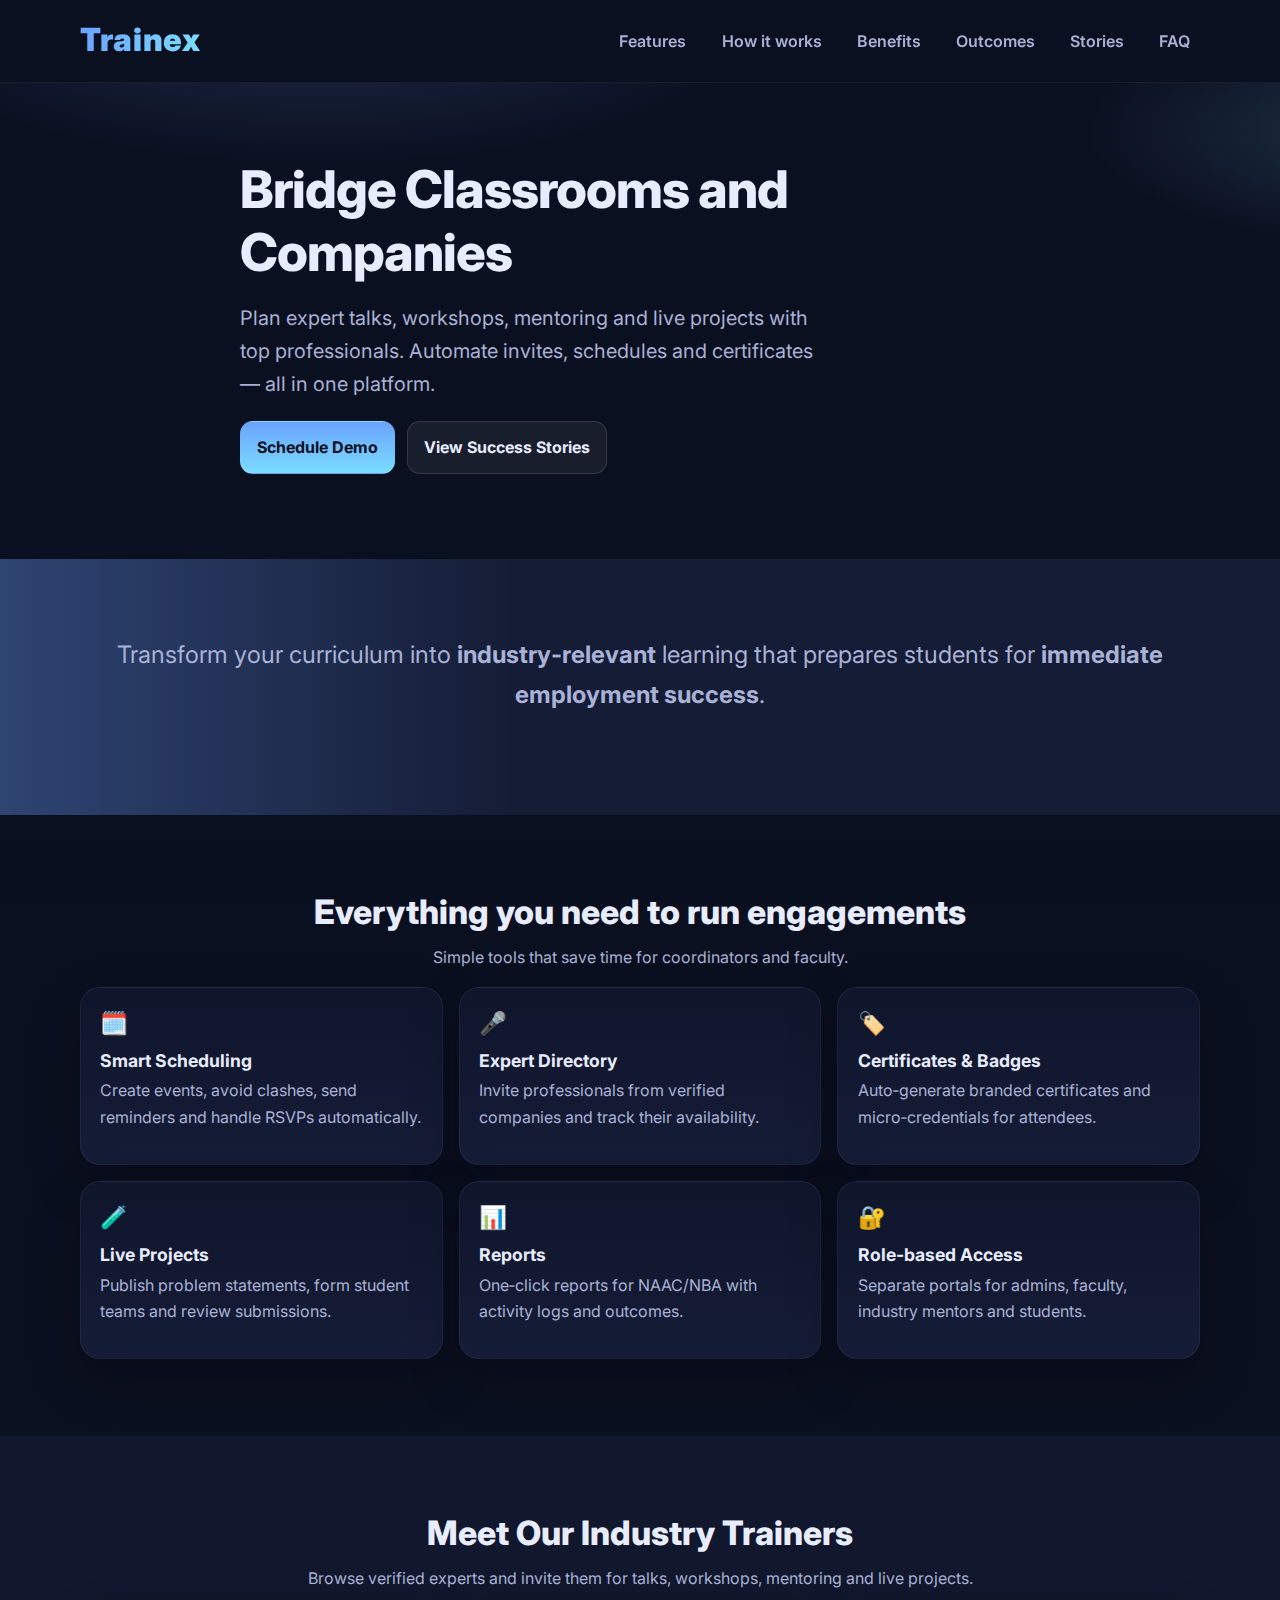
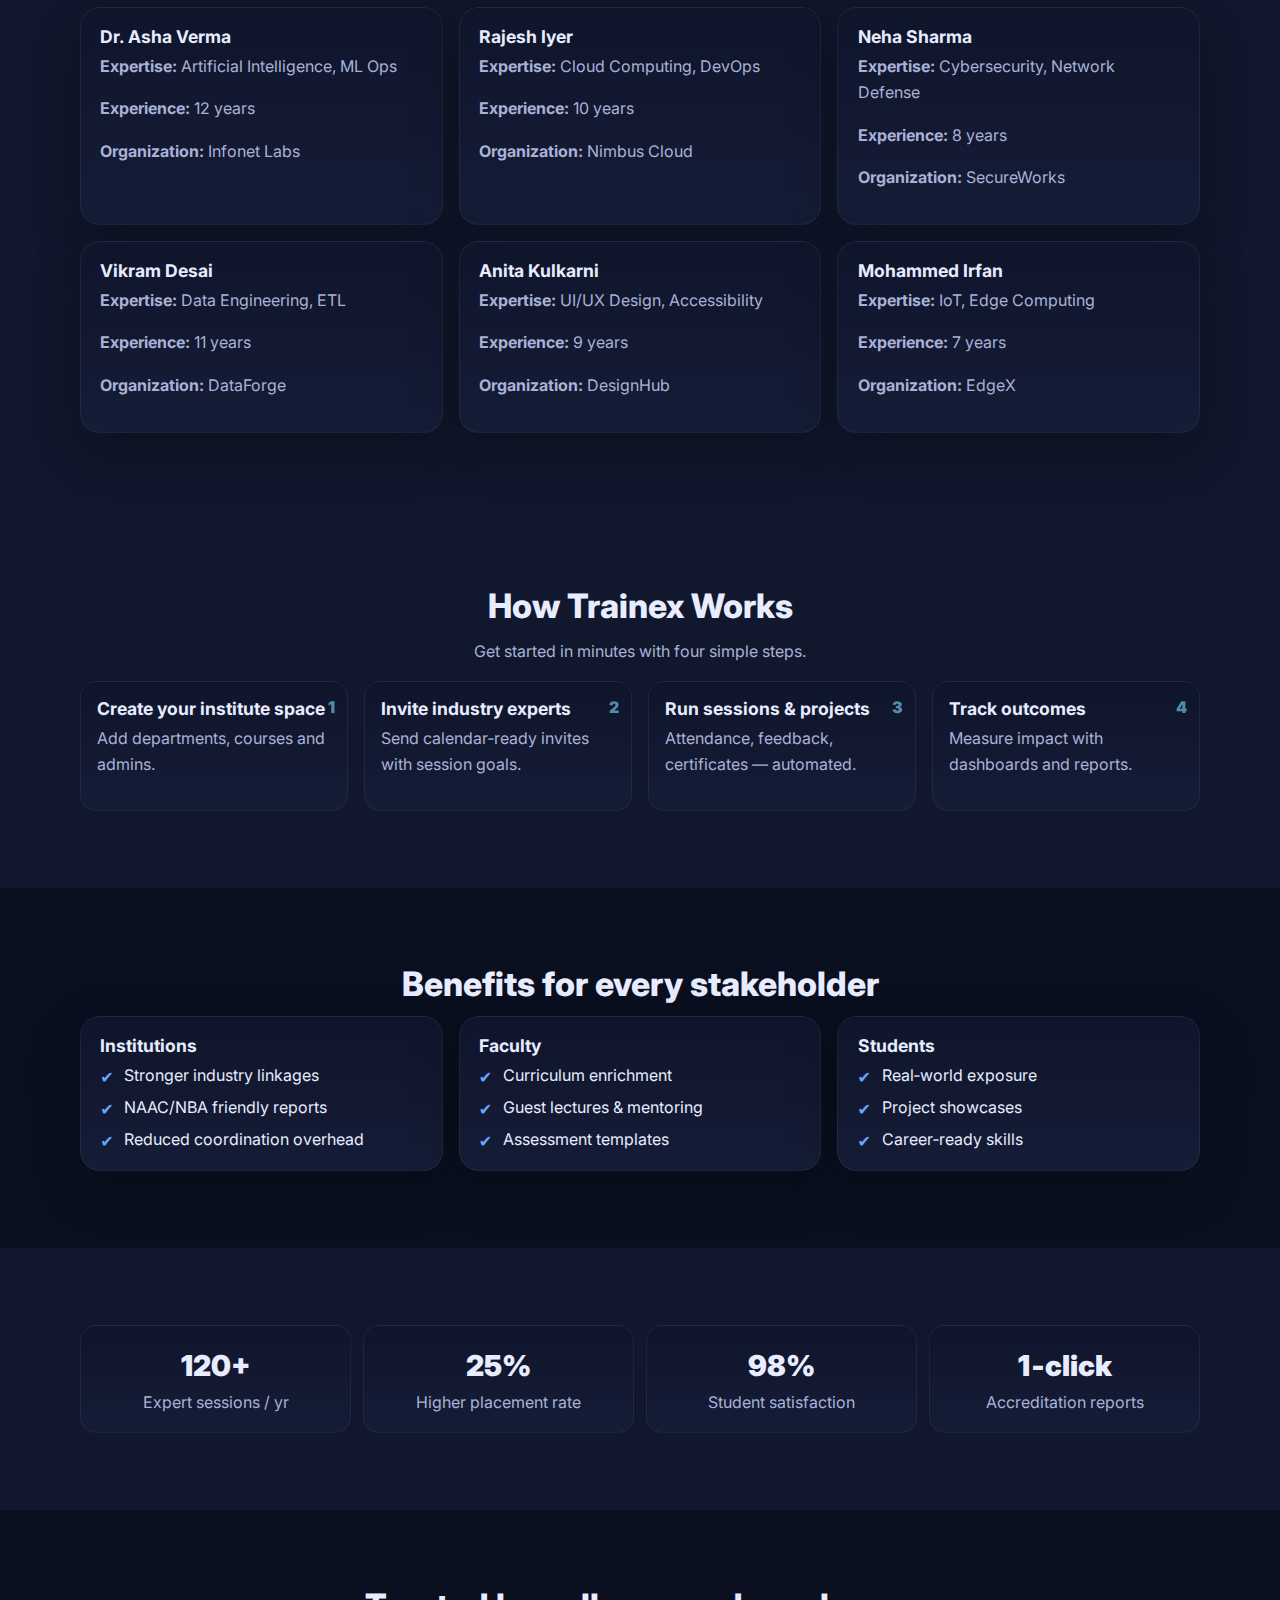
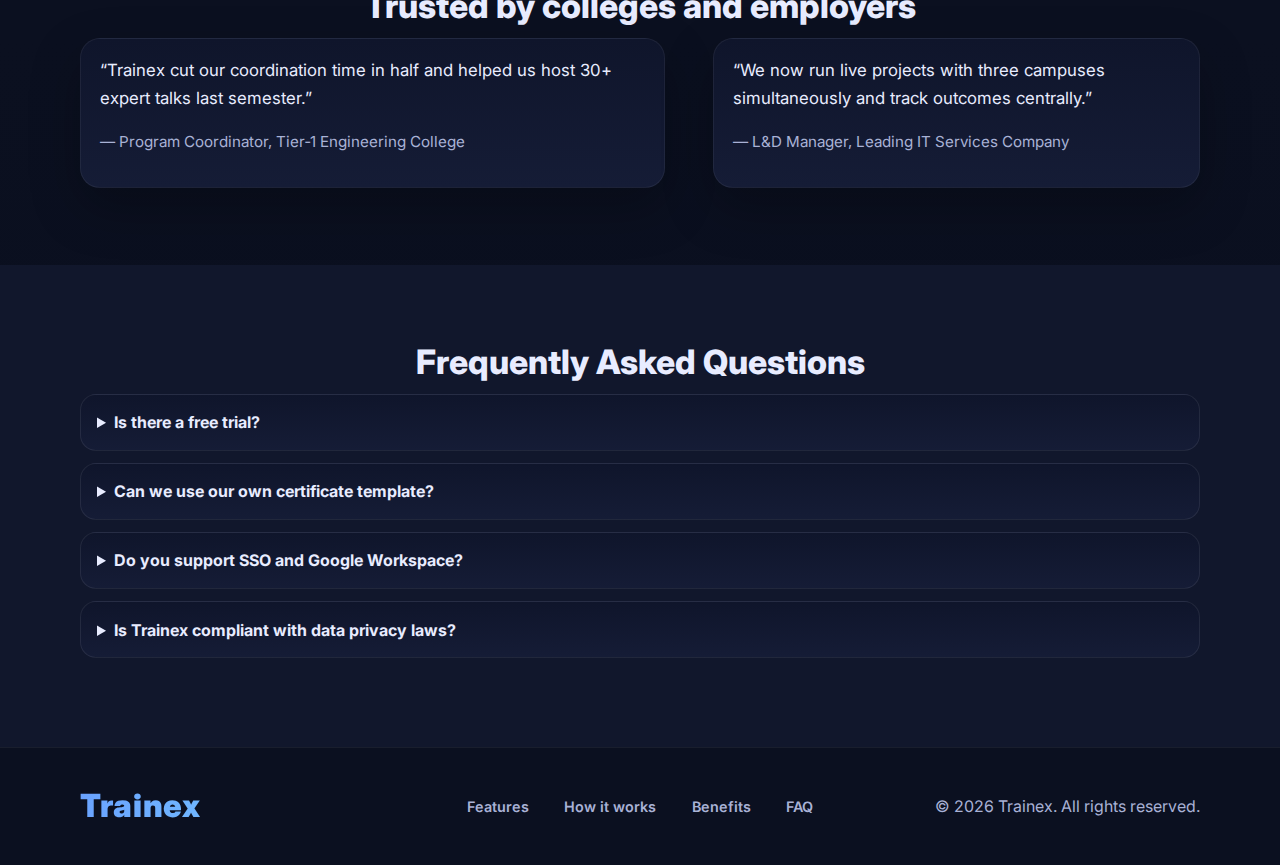
<file: index.html>
<!DOCTYPE html>
<html lang="en">
<head>
  <meta charset="utf-8" />
  <meta name="viewport" content="width=device-width, initial-scale=1" />
  <title>Trainex — Education–Industry Collaboration Platform</title>
  <meta name="description" content="Connect your college with industry experts for talks, workshops, mentoring and live projects — in one place." />
  <link rel="preconnect" href="https://fonts.googleapis.com">
  <link rel="preconnect" href="https://fonts.gstatic.com" crossorigin>
  <link href="https://fonts.googleapis.com/css2?family=Inter:wght@400;500;600;700;800&display=swap" rel="stylesheet">
  <link rel="stylesheet" href="style.css" />
</head>
<body>
  <header class="site-header">
    <div class="container header-inner">
      <a href="#" class="brand">Trainex</a>
      <nav class="nav" id="primary-nav">
        <a href="#features">Features</a>
        <a href="#how-it-works">How it works</a>
        <a href="#benefits">Benefits</a>
        <a href="#outcomes">Outcomes</a>
        <a href="#testimonials">Stories</a>
        <a href="#faq">FAQ</a>
      </nav>
      <button id="nav-toggle" class="nav-toggle" aria-label="Toggle menu">
        <span></span><span></span><span></span>
      </button>
    </div>
  </header>

  <main>
    <!-- Hero -->
    <section class="section hero" id="home">
      <div class="container grid2">
        <div>
          <h1>Bridge Classrooms and Companies</h1>
          <p class="lead">
            Plan expert talks, workshops, mentoring and live projects with top professionals.
            Automate invites, schedules and certificates — all in one platform.
          </p>
          <div class="actions">
            <a href="registration.html" class="btn btn-primary">Schedule Demo</a>
            <a href="#testimonials" class="btn btn-ghost">View Success Stories</a>
          </div>
        </div>
       
          
        </div>
      </div>
    </section>

    <!-- Value Proposition Band -->
    <section class="section band">
      <div class="container center">
        <p class="band-text">
          Transform your curriculum into <strong>industry‑relevant</strong> learning that prepares students for
          <strong>immediate employment success</strong>.
        </p>
      </div>
    </section>

    <!-- Features -->
    <section class="section" id="features">
      <div class="container">
        <div class="section-head center">
          <h2>Everything you need to run engagements</h2>
          <p class="sub">Simple tools that save time for coordinators and faculty.</p>
        </div>
        <div class="grid3 cards">
          <article class="card">
            <div class="card-icon">🗓️</div>
            <h3>Smart Scheduling</h3>
            <p>Create events, avoid clashes, send reminders and handle RSVPs automatically.</p>
          </article>
          <article class="card">
            <div class="card-icon">🎤</div>
            <h3>Expert Directory</h3>
            <p>Invite professionals from verified companies and track their availability.</p>
          </article>
          <article class="card">
            <div class="card-icon">🏷️</div>
            <h3>Certificates & Badges</h3>
            <p>Auto‑generate branded certificates and micro‑credentials for attendees.</p>
          </article>
          <article class="card">
            <div class="card-icon">🧪</div>
            <h3>Live Projects</h3>
            <p>Publish problem statements, form student teams and review submissions.</p>
          </article>
          <article class="card">
            <div class="card-icon">📊</div>
            <h3>Reports</h3>
            <p>One‑click reports for NAAC/NBA with activity logs and outcomes.</p>
          </article>
          <article class="card">
            <div class="card-icon">🔐</div>
            <h3>Role‑based Access</h3>
            <p>Separate portals for admins, faculty, industry mentors and students.</p>
          </article>
        </div>
      </div>
    </section>

  <section class="section alt" id="trainers">
  <div class="container">
    <div class="section-head center">
      <h2>Meet Our Industry Trainers</h2>
      <p class="sub">Browse verified experts and invite them for talks, workshops, mentoring and live projects.</p>
    </div>

    <div class="grid3 cards" id="trainerCards">
      <!-- Trainer Card 1 -->
      <div class="card">
        <h3>Dr. Asha Verma</h3>
        <p><strong>Expertise:</strong> Artificial Intelligence, ML Ops</p>
        <p><strong>Experience:</strong> 12 years</p>
        <p><strong>Organization:</strong> Infonet Labs</p>
      </div>

      <!-- Trainer Card 2 -->
      <div class="card">
        <h3>Rajesh Iyer</h3>
        <p><strong>Expertise:</strong> Cloud Computing, DevOps</p>
        <p><strong>Experience:</strong> 10 years</p>
        <p><strong>Organization:</strong> Nimbus Cloud</p>
      </div>

      <!-- Trainer Card 3 -->
      <div class="card">
        <h3>Neha Sharma</h3>
        <p><strong>Expertise:</strong> Cybersecurity, Network Defense</p>
        <p><strong>Experience:</strong> 8 years</p>
        <p><strong>Organization:</strong> SecureWorks</p>
      </div>

      <!-- Trainer Card 4 -->
      <div class="card">
        <h3>Vikram Desai</h3>
        <p><strong>Expertise:</strong> Data Engineering, ETL</p>
        <p><strong>Experience:</strong> 11 years</p>
        <p><strong>Organization:</strong> DataForge</p>
      </div>

      <!-- Trainer Card 5 -->
      <div class="card">
        <h3>Anita Kulkarni</h3>
        <p><strong>Expertise:</strong> UI/UX Design, Accessibility</p>
        <p><strong>Experience:</strong> 9 years</p>
        <p><strong>Organization:</strong> DesignHub</p>
      </div>

      <!-- Trainer Card 6 -->
      <div class="card">
        <h3>Mohammed Irfan</h3>
        <p><strong>Expertise:</strong> IoT, Edge Computing</p>
        <p><strong>Experience:</strong> 7 years</p>
        <p><strong>Organization:</strong> EdgeX</p>
      </div>
    </div>
  </div>
</section>


    <!-- How it works -->
    <section class="section alt" id="how-it-works">
      <div class="container">
        <div class="section-head center">
          <h2>How Trainex Works</h2>
          <p class="sub">Get started in minutes with four simple steps.</p>
        </div>
        <div class="steps">
          <div class="step">
            <div class="num">1</div>
            <h3>Create your institute space</h3>
            <p>Add departments, courses and admins.</p>
          </div>
          <div class="step">
            <div class="num">2</div>
            <h3>Invite industry experts</h3>
            <p>Send calendar‑ready invites with session goals.</p>
          </div>
          <div class="step">
            <div class="num">3</div>
            <h3>Run sessions & projects</h3>
            <p>Attendance, feedback, certificates — automated.</p>
          </div>
          <div class="step">
            <div class="num">4</div>
            <h3>Track outcomes</h3>
            <p>Measure impact with dashboards and reports.</p>
          </div>
        </div>
      </div>
    </section>

    <!-- Stakeholder Benefits -->
    <section class="section" id="benefits">
      <div class="container">
        <div class="section-head center">
          <h2>Benefits for every stakeholder</h2>
        </div>
        <div class="grid3 cards">
          <article class="card">
            <h3>Institutions</h3>
            <ul class="checklist">
              <li>Stronger industry linkages</li>
              <li>NAAC/NBA friendly reports</li>
              <li>Reduced coordination overhead</li>
            </ul>
          </article>
          <article class="card">
            <h3>Faculty</h3>
            <ul class="checklist">
              <li>Curriculum enrichment</li>
              <li>Guest lectures & mentoring</li>
              <li>Assessment templates</li>
            </ul>
          </article>
          <article class="card">
            <h3>Students</h3>
            <ul class="checklist">
              <li>Real‑world exposure</li>
              <li>Project showcases</li>
              <li>Career‑ready skills</li>
            </ul>
          </article>
        </div>
      </div>
    </section>

    <!-- Outcomes / Metrics -->
    <section class="section alt" id="outcomes">
      <div class="container">
        <div class="metrics">
          <div class="metric"><div class="num">120+</div><div class="label">Expert sessions / yr</div></div>
          <div class="metric"><div class="num">25%</div><div class="label">Higher placement rate</div></div>
          <div class="metric"><div class="num">98%</div><div class="label">Student satisfaction</div></div>
          <div class="metric"><div class="num">1‑click</div><div class="label">Accreditation reports</div></div>
        </div>
      </div>
    </section>

    <!-- Social proof / testimonials -->
    <section class="section" id="testimonials">
      <div class="container">
        <div class="section-head center">
          <h2>Trusted by colleges and employers</h2>
        </div>
        <div class="grid2 cards">
          <article class="card">
            <p class="quote">“Trainex cut our coordination time in half and helped us host 30+ expert talks last semester.”</p>
            <p class="byline">— Program Coordinator, Tier‑1 Engineering College</p>
          </article>
          <article class="card">
            <p class="quote">“We now run live projects with three campuses simultaneously and track outcomes centrally.”</p>
            <p class="byline">— L&D Manager, Leading IT Services Company</p>
          </article>
        </div>
      </div>
    </section>

    <!-- FAQ -->
    <section class="section alt" id="faq">
      <div class="container">
        <div class="section-head center">
          <h2>Frequently Asked Questions</h2>
        </div>
        <div class="faq">
          <details>
            <summary>Is there a free trial?</summary>
            <p>Yes. You can try all features free for 30 days — no credit card required.</p>
          </details>
          <details>
            <summary>Can we use our own certificate template?</summary>
            <p>Absolutely. Upload your design and the platform will auto‑fill names and details.</p>
          </details>
          <details>
            <summary>Do you support SSO and Google Workspace?</summary>
            <p>Yes. Admins can enable SSO for staff and students, and sync calendars.</p>
          </details>
          <details>
            <summary>Is Trainex compliant with data privacy laws?</summary>
            <p>We follow best practices for security and comply with common data protection requirements.</p>
          </details>
        </div>
      </div>
    </section>
  </main>

  <footer class="site-footer">
    <div class="container footer-inner">
      <div class="brand">Trainex</div>
      <nav class="nav small">
        <a href="#features">Features</a>
        <a href="#how-it-works">How it works</a>
        <a href="#benefits">Benefits</a>
        <a href="#faq">FAQ</a>
      </nav>
      <div class="muted">© <span id="year"></span> Trainex. All rights reserved.</div>
    </div>
  </footer>

  <script src="script.js"></script>


</body>
</html>
</file>
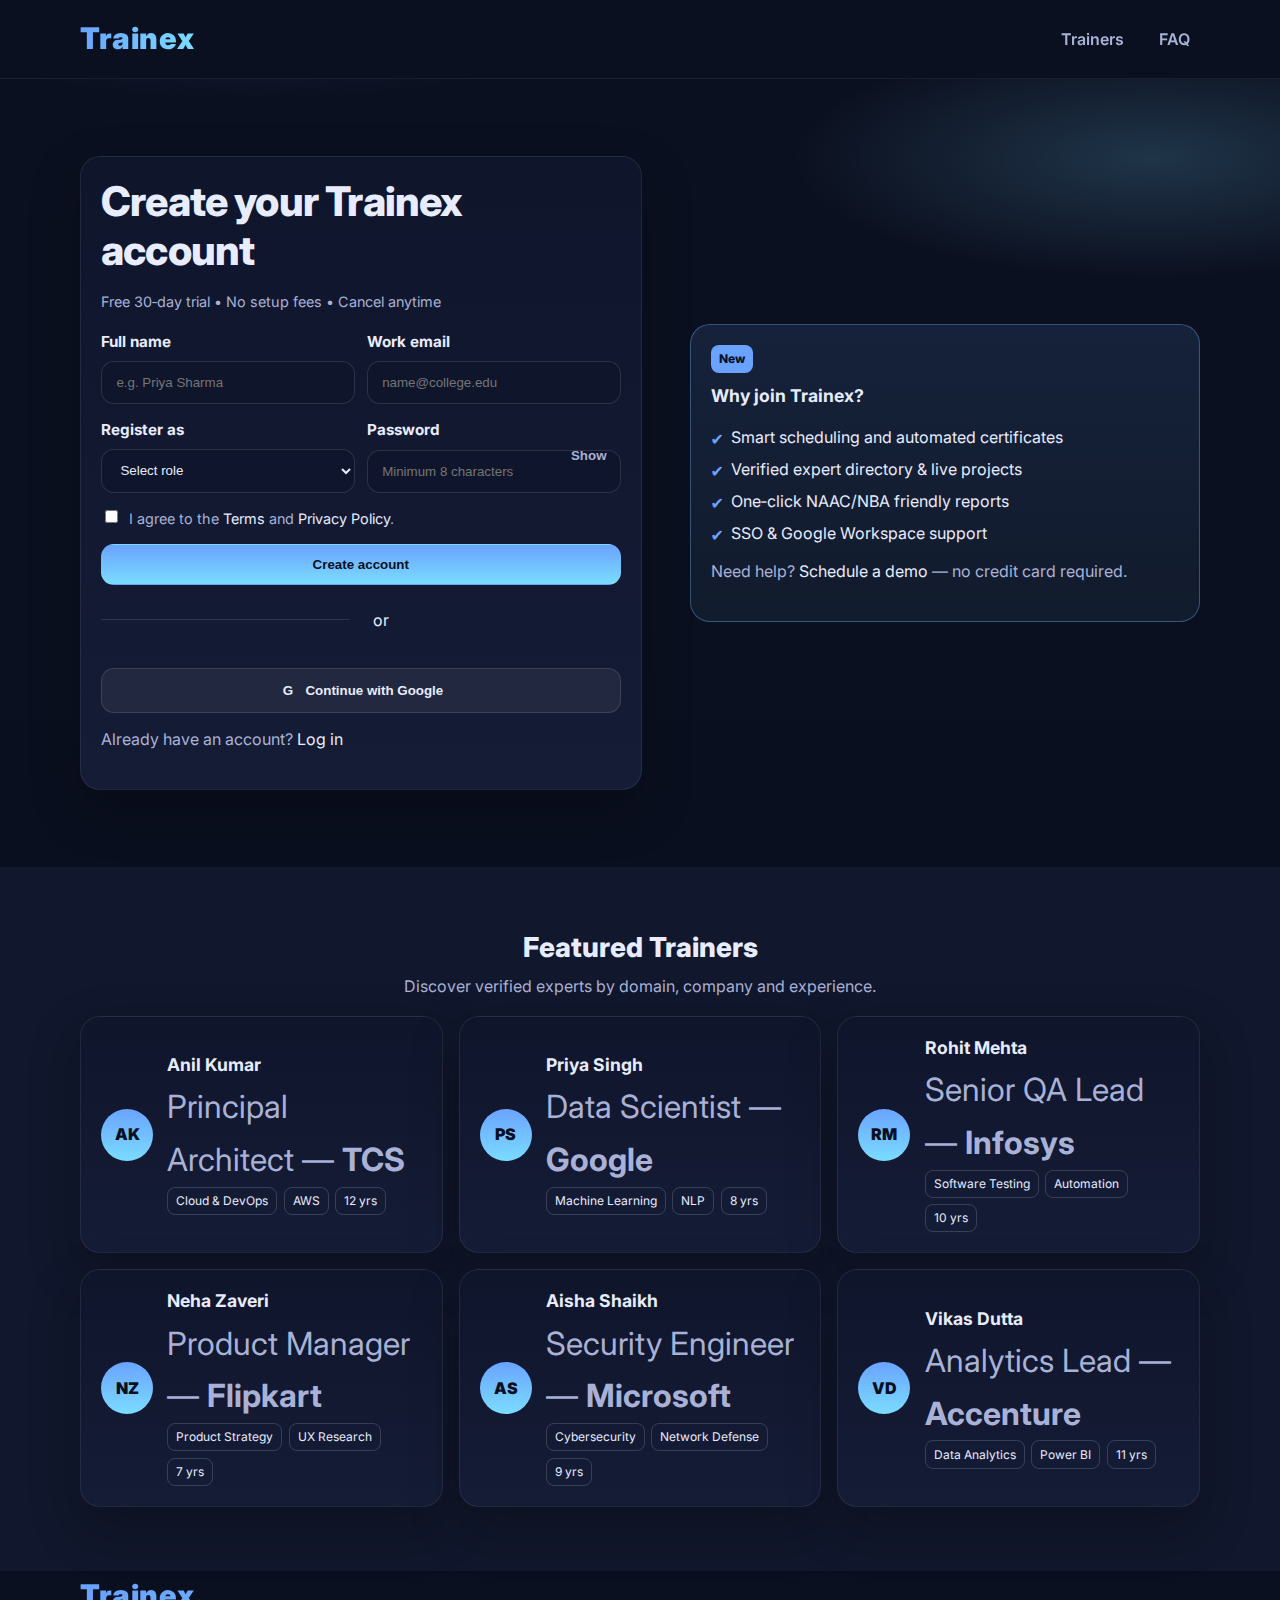
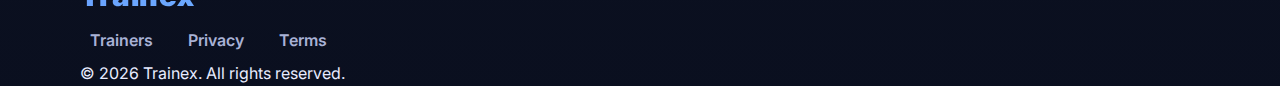
<file: registration.html>
<!DOCTYPE html>
<html lang="en">
<head>
  <meta charset="utf-8" />
  <meta name="viewport" content="width=device-width, initial-scale=1" />
  <title>Trainex — Create your account</title>
  <meta name="description" content="Create your Trainex account — same look and feel as the landing page." />
  <link rel="preconnect" href="https://fonts.googleapis.com">
  <link rel="preconnect" href="https://fonts.gstatic.com" crossorigin>
  <link href="https://fonts.googleapis.com/css2?family=Inter:wght@400;500;600;700;800&display=swap" rel="stylesheet">
  <style>
    /* ---- Theme (mirrors your landing page) ---- */
    :root{
      --bg: #0b1020;
      --surface: #0f152b;
      --surface-2: #151c36;
      --text: #e8ecff;
      --muted: #a9b2d6;
      --brand: #6aa3ff;
      --brand-2: #7bdcff;
      --ring: rgba(122, 189, 255, 0.35);
      --danger: #ff6a6a;
    }
    *{ box-sizing: border-box; }
    html, body{ height: 100%; }
    body{
      margin: 0;
      font-family: Inter, system-ui, -apple-system, Segoe UI, Roboto, Arial, sans-serif;
      color: var(--text);
      background: linear-gradient(180deg, var(--bg) 0%, #0b1020 60%, #0a0f1f 100%);
      line-height: 1.65;
    }
    h1,h2,h3{ line-height: 1.2; margin: 0 0 .35em; }
    h1{ font-size: clamp(2rem, 1.2vw + 1.6rem, 2.6rem); font-weight: 800; letter-spacing: -0.02em; }
    h2{ font-size: clamp(1.4rem, .9vw + 1rem, 2rem); font-weight: 800; }
    h3{ font-size: 1.1rem; font-weight: 700; }
    p{ margin: 0 0 1em; color: var(--muted); }
    a{ color: var(--text); text-decoration: none; }
    .container{ width: min(1120px, calc(100% - 2rem)); margin-inline: auto; }
    .center{ text-align: center; }

    /* Header (same as landing) */
    .site-header{ position: sticky; top: 0; z-index: 50; backdrop-filter: blur(8px); background: color-mix(in oklab, var(--bg) 86%, transparent); border-bottom: 1px solid rgba(255,255,255,.06); }
    .header-inner{ display:flex; align-items:center; justify-content:space-between; padding: .9rem 0; gap: .75rem; }
    .brand{ font-weight: 900; letter-spacing: .02em; font-size: 1.3rem; background: linear-gradient(90deg, var(--brand), var(--brand-2)); -webkit-background-clip: text; color: transparent; }
    .nav{ display:flex; gap: 1rem; align-items:center; }
    .nav a{ color: var(--muted); font-weight:600; padding: .4rem .6rem; border-radius: .5rem; }
    .nav a:hover{ color: var(--text); background: rgba(255,255,255,.06); }
    .nav-toggle{ display:none; background:none; border:0; width:42px; height:36px; border-radius:.75rem; padding:6px; align-items:center; justify-content:center; gap:4px; }
    .nav-toggle span{ display:block; height:2px; width:100%; background: var(--text); }
    @media (max-width: 880px){
      .nav{ display:none; position:absolute; right:.75rem; top:56px; flex-direction:column; background: var(--surface); padding:.5rem; border-radius:.75rem; width: 260px; border:1px solid rgba(255,255,255,.08); }
      .nav.show{ display:flex; }
      .nav-toggle{ display:flex; }
    }

    /* Buttons (same tokens) */
    .btn{ display:inline-flex; align-items:center; justify-content:center; gap:.5rem; padding:.75rem 1rem; border-radius:.8rem; font-weight:700; border:1px solid rgba(255,255,255,.12); cursor:pointer; color: var(--text); background: rgba(255,255,255,.06); transition: transform .06s ease, background .2s ease, border-color .2s ease; }
    .btn:hover{ transform: translateY(-1px); }
    .btn-primary{ background: linear-gradient(180deg, var(--brand), var(--brand-2)); color:#0a0f1f; border-color: transparent; }
    .btn-ghost{ background: rgba(255,255,255,.06); }
    .btn-block{ width:100%; }
    .btn-icon{ display:inline-grid; place-items:center; width:1.2rem; height:1.2rem; border-radius:.25rem; }

    /* Auth layout */
    .auth{ position: relative; padding: clamp(3rem, 6vw, 6rem) 0; }
    .auth:before{
      content:""; position:absolute; inset:0;
      background:
        radial-gradient(800px 300px at 20% -20%, color-mix(in oklab, var(--brand) 20%, transparent), transparent 60%),
        radial-gradient(600px 200px at 90% 10%, color-mix(in oklab, var(--brand-2) 18%, transparent), transparent 60%);
      pointer-events:none;
    }
    .auth-grid{ display:grid; grid-template-columns: 1.1fr 1fr; gap: clamp(1rem, 4vw, 3rem); align-items:center; }
    @media (max-width: 960px){ .auth-grid{ grid-template-columns:1fr; } }

    .card{ background: linear-gradient(180deg, var(--surface) 0%, var(--surface-2) 100%); border:1px solid rgba(255,255,255,.08); border-radius: 1.25rem; padding: 1.25rem; box-shadow: 0 20px 50px rgba(0,0,0,.25); }

    /* Form */
    .auth-head{ margin-bottom: 1rem; }
    .auth-head .fineprint{ font-size:.9rem; }
    .form{ display:grid; gap:.85rem; }
    .field{ display:grid; gap:.4rem; }
    .label{ font-weight:700; color: var(--text); font-size:.95rem; }
    .input, .select{ width:100%; padding:.8rem .9rem; border-radius:.8rem; border:1px solid rgba(255,255,255,.12); outline: none; background: color-mix(in oklab, var(--surface) 86%, transparent); color: var(--text); }
    .input:focus, .select:focus{ border-color: var(--brand); box-shadow: 0 0 0 4px var(--ring); }
    .row{ display:grid; grid-template-columns: 1fr 1fr; gap:.75rem; }
    @media (max-width: 560px){ .row{ grid-template-columns:1fr; } }

    .password-wrap{ position: relative; }
    .toggle-pass{ position:absolute; right:.5rem; top:50%; transform: translateY(-50%); background: none; border: 0; color: var(--muted); cursor: pointer; font-weight:700; }

    .or{ display:grid; grid-template-columns: 1fr auto 1fr; gap:.75rem; align-items:center; margin:.5rem 0; }
    .or:before, .or:after{ content:""; height:1px; background: rgba(255,255,255,.12); }

    .terms{ display:flex; gap:.5rem; font-size:.9rem; color: var(--muted); align-items: flex-start; }

    .error{ color: var(--danger); font-size:.9rem; display:none; }

    /* Right side panel */
    .promo{ border:1px solid var(--ring); background: linear-gradient(180deg, rgba(106,163,255,.12), rgba(123,220,255,.06)); border-radius: 1.25rem; padding: 1.25rem; display:flex; flex-direction:column; gap:.75rem; }
    .promo .badge{ font-size:.75rem; font-weight:800; background: var(--brand); color:#051029; padding:.25rem .5rem; border-radius:.5rem; width: max-content; }
    .promo .list{ list-style:none; padding:0; margin:0; display:grid; gap:.35rem; }
    .promo .list li{ position:relative; padding-left: 1.3rem; }
    .promo .list li:before{ content:"✔"; position:absolute; left:0; top:.1rem; color: var(--brand); font-weight:900; }

    /* Trainers section */
    .section{ padding: clamp(2.5rem, 5vw, 4.5rem) 0; }
    .section.alt{ background: color-mix(in oklab, var(--surface-2) 60%, transparent); }
    .grid3{ display:grid; grid-template-columns: repeat(3, 1fr); gap: 1rem; }
    @media (max-width: 960px){ .grid3{ grid-template-columns: 1fr 1fr; } }
    @media (max-width: 560px){ .grid3{ grid-template-columns: 1fr; } }

    .trainer{ display:grid; grid-template-columns: auto 1fr; gap:.9rem; align-items:center; }
    .avatar{ width:52px; height:52px; border-radius:50%; background: linear-gradient(180deg, var(--brand), var(--brand-2)); color:#0a0f1f; font-weight:900; display:grid; place-items:center; }
    .meta{ color: var(--muted); font-size:2rem; }
    .chip-row{ display:flex; gap:.4rem; flex-wrap:wrap; }
    .chip{ font-size:.75rem; border:1px solid rgba(255,255,255,.16); padding:.2rem .5rem; border-radius:.5rem; }
    .brand{font-size: 30px;

    /* Footer tiny */
    .site-footer{ border-top: 1px solid rgba(255,255,255,.06); padding: 2rem 0; }
    .footer-inner{ display:grid; grid-template-columns: 1fr auto 1fr; align-items:center; gap: .75rem; }
    .footer-inner .muted{ color: var(--muted); text-align:right; }
    @media (max-width: 720px){ .footer-inner{ grid-template-columns: 1fr; text-align:center; } .footer-inner .muted{ text-align: center; } }
  </style>
</head>
<body>
  <!-- Header -->
  <header class="site-header">
    <div class="container header-inner">
      <a href="#" class="brand">Trainex</a>
      <nav class="nav" id="primary-nav">
        <a href="#trainers">Trainers</a>
        <a href="#faq">FAQ</a>
      </nav>
      <button id="nav-toggle" class="nav-toggle" aria-label="Toggle menu"><span></span><span></span><span></span></button>
    </div>
  </header>

  <main>
    <!-- Auth -->
    <section class="auth">
      <div class="container auth-grid">
        <!-- Form Card -->
        <div class="card">
          <div class="auth-head">
            <h1>Create your Trainex account</h1>
            <p class="fineprint">Free 30‑day trial • No setup fees • Cancel anytime</p>
          </div>

          <form id="signup-form" class="form" novalidate>
            <div class="row">
              <div class="field">
                <label for="fullName" class="label">Full name</label>
                <input class="input" id="fullName" name="fullName" type="text" placeholder="e.g. Priya Sharma" required />
              </div>
              <div class="field">
                <label for="email" class="label">Work email</label>
                <input class="input" id="email" name="email" type="email" placeholder="name@college.edu" required />
              </div>
            </div>

            <div class="row">
              <div class="field">
                <label for="role" class="label">Register as</label>
                <select id="role" name="role" class="select" required>
                  <option value="" disabled selected>Select role</option>
                  <option>Trainer / Industry Expert</option>
                  <option>College / Institute</option>
                  <option>Student</option>
                </select>
              </div>
              <div class="field password-wrap">
                <label for="password" class="label">Password</label>
                <input class="input" id="password" name="password" type="password" minlength="8" placeholder="Minimum 8 characters" required />
                <button type="button" class="toggle-pass" aria-label="Show password" id="toggle-pass">Show</button>
              </div>
            </div>

            <div class="terms">
              <input type="checkbox" id="terms" required />
              <label for="terms">I agree to the <a href="#">Terms</a> and <a href="#">Privacy Policy</a>.</label>
            </div>
            <div class="error" id="form-error">Please fill all required fields correctly.</div>

            <button type="submit" class="btn btn-primary btn-block">Create account</button>

            <div class="or"><span></span>or<span></span></div>
            <button type="button" class="btn btn-ghost btn-block" id="google-btn">
              <span class="btn-icon" aria-hidden="true">G</span> Continue with Google
            </button>

            <p class="fineprint">Already have an account? <a href="" id="login-link">Log in</a></p>
          </form>
        </div>

        <!-- Promo / Highlights -->
        <aside class="promo">
          <span class="badge">New</span>
          <h3>Why join Trainex?</h3>
          <ul class="list">
            <li>Smart scheduling and automated certificates</li>
            <li>Verified expert directory & live projects</li>
            <li>One‑click NAAC/NBA friendly reports</li>
            <li>SSO & Google Workspace support</li>
          </ul>
          <p class="fineprint">Need help? <a href="#">Schedule a demo</a> — no credit card required.</p>
        </aside>
      </div>
    </section>

    <!-- Trainers -->
    <section class="section alt" id="trainers">
      <div class="container">
        <div class="section-head center">
          <h2>Featured Trainers</h2>
          <p class="sub">Discover verified experts by domain, company and experience.</p>
        </div>
        <div class="grid3">
          <!-- Trainer 1 -->
          <article class="card trainer">
            <div class="avatar" aria-hidden="true">AK</div>
            <div>
              <h3>Anil Kumar</h3>
              <div class="meta">Principal Architect — <strong>TCS</strong></div>
              <div class="chip-row">
                <span class="chip">Cloud & DevOps</span>
                <span class="chip">AWS</span>
                <span class="chip">12 yrs</span>
              </div>
            </div>
          </article>
          <!-- Trainer 2 -->
          <article class="card trainer">
            <div class="avatar" aria-hidden="true">PS</div>
            <div>
              <h3>Priya Singh</h3>
              <div class="meta">Data Scientist — <strong>Google</strong></div>
              <div class="chip-row">
                <span class="chip">Machine Learning</span>
                <span class="chip">NLP</span>
                <span class="chip">8 yrs</span>
              </div>
            </div>
          </article>
          <!-- Trainer 3 -->
          <article class="card trainer">
            <div class="avatar" aria-hidden="true">RM</div>
            <div>
              <h3>Rohit Mehta</h3>
              <div class="meta">Senior QA Lead — <strong>Infosys</strong></div>
              <div class="chip-row">
                <span class="chip">Software Testing</span>
                <span class="chip">Automation</span>
                <span class="chip">10 yrs</span>
              </div>
            </div>
          </article>
          <!-- Trainer 4 -->
          <article class="card trainer">
            <div class="avatar" aria-hidden="true">NZ</div>
            <div>
              <h3>Neha Zaveri</h3>
              <div class="meta">Product Manager — <strong>Flipkart</strong></div>
              <div class="chip-row">
                <span class="chip">Product Strategy</span>
                <span class="chip">UX Research</span>
                <span class="chip">7 yrs</span>
              </div>
            </div>
          </article>
          <!-- Trainer 5 -->
          <article class="card trainer">
            <div class="avatar" aria-hidden="true">AS</div>
            <div>
              <h3>Aisha Shaikh</h3>
              <div class="meta">Security Engineer — <strong>Microsoft</strong></div>
              <div class="chip-row">
                <span class="chip">Cybersecurity</span>
                <span class="chip">Network Defense</span>
                <span class="chip">9 yrs</span>
              </div>
            </div>
          </article>
          <!-- Trainer 6 -->
          <article class="card trainer">
            <div class="avatar" aria-hidden="true">VD</div>
            <div>
              <h3>Vikas Dutta</h3>
              <div class="meta">Analytics Lead — <strong>Accenture</strong></div>
              <div class="chip-row">
                <span class="chip">Data Analytics</span>
                <span class="chip">Power BI</span>
                <span class="chip">11 yrs</span>
              </div>
            </div>
          </article>
        </div>
      </div>
    </section>
  </main>

  <footer class="site-footer">
    <div class="container footer-inner">
      <div class="brand">Trainex</div>
      <nav class="nav">
        <a href="#trainers">Trainers</a>
        <a href="#">Privacy</a>
        <a href="#">Terms</a>
      </nav>
      <div class="muted">© <span id="year"></span> Trainex. All rights reserved.</div>
    </div>
  </footer>

  <script>
    // Mobile nav toggle
    const toggle = document.getElementById('nav-toggle');
    const nav = document.getElementById('primary-nav');
    toggle?.addEventListener('click', () => nav.classList.toggle('show'));
    nav?.querySelectorAll('a').forEach(a => a.addEventListener('click', () => nav.classList.remove('show')));

    // Footer year
    document.getElementById('year').textContent = new Date().getFullYear();

    // Password show/hide
    const pass = document.getElementById('password');
    const passToggle = document.getElementById('toggle-pass');
    passToggle.addEventListener('click', () => {
      const isHidden = pass.type === 'password';
      pass.type = isHidden ? 'text' : 'password';
      passToggle.textContent = isHidden ? 'Hide' : 'Show';
      passToggle.setAttribute('aria-label', isHidden ? 'Hide password' : 'Show password');
    });

    // Pretend Google OAuth
    document.getElementById('google-btn').addEventListener('click', () => {
      alert('Google sign‑in would open here. Connect your OAuth later.');
    });

    // Form validation (client side)
    const form = document.getElementById('signup-form');
    const error = document.getElementById('form-error');
    form.addEventListener('submit', (e) => {
      e.preventDefault();
      error.style.display = 'none';

      if(!form.checkValidity()){
        error.style.display = 'block';
        return;
      }

      const data = Object.fromEntries(new FormData(form).entries());
      console.log('Signup data', data);
      // TODO: send to your backend API
      alert('Account created for ' + data.fullName + '!');
      form.reset();
    });

    // Login link (navigate or open modal)
    document.getElementById('login-link').addEventListener('click', (e) => {
      e.preventDefault();
      alert('Route to /login page. You can reuse the same styles.');
    });
  </script>
</body>
</html>
</file>
<file: style.css>
/* Base */
:root{
  --bg: #0b1020;
  --surface: #0f152b;
  --surface-2: #151c36;
  --text: #e8ecff;
  --muted: #a9b2d6;
  --brand: #6aa3ff;
  --brand-2: #7bdcff;
  --ring: rgba(122, 189, 255, 0.35);
}

*{ box-sizing: border-box; }
html, body{ height: 100%; }
body{
  margin: 0;
  font-family: Inter, system-ui, -apple-system, Segoe UI, Roboto, Arial, sans-serif;
  color: var(--text);
  background: linear-gradient(180deg, var(--bg) 0%, #0b1020 60%, #0a0f1f 100%);
  line-height: 1.65;
}

h1,h2,h3{ line-height: 1.2; margin: 0 0 .35em; }
h1{ font-size: clamp(2rem, 2vw + 2rem, 3.25rem); font-weight: 800; letter-spacing: -0.02em; }
h2{ font-size: clamp(1.5rem, 1vw + 1.4rem, 2.1rem); font-weight: 800; }
h3{ font-size: 1.1rem; font-weight: 700; }

p{ margin: 0 0 1em; color: var(--muted); }
a{ color: var(--text); text-decoration: none; }

.container{ width: min(1120px, calc(100% - 2rem)); margin-inline: auto; }
.center{ text-align: center; }

/* Header */
.site-header{
  position: sticky; top: 0; z-index: 50;
  backdrop-filter: blur(8px);
  background: color-mix(in oklab, var(--bg) 86%, transparent);
  border-bottom: 1px solid rgba(255,255,255,.06);
}
.header-inner{ display:flex; align-items:center; justify-content:space-between; padding: .9rem 0; gap: .75rem; }
.brand{ font-weight: 900; letter-spacing: .02em; font-size: 2rem; background: linear-gradient(90deg, var(--brand), var(--brand-2)); -webkit-background-clip: text; color: transparent; }
.nav{ display:flex; gap: 1rem; align-items:center; }
.nav a{ color: var(--muted); font-weight:600; padding: .4rem .6rem; border-radius: .5rem; }
.nav a:hover{ color: var(--text); background: rgba(255,255,255,.06); }
.nav.small a{ font-size: .9rem; }

.nav-toggle{ display:none; background:none; border:0; width:42px; height:36px; border-radius:.75rem; padding:6px; align-items:center; justify-content:center; gap:4px; }
.nav-toggle span{ display:block; height:2px; width:100%; background: var(--text); }

@media (max-width: 880px){
  .nav{ display:none; position:absolute; right:.75rem; top:56px; flex-direction:column; background: var(--surface); padding:.5rem; border-radius:.75rem; width: 260px; border:1px solid rgba(255,255,255,.08); }
  .nav.show{ display:flex; }
  .nav-toggle{ display:flex; }
}

/* Sections */
.section{ padding: clamp(3rem, 6vw, 6rem) 0; }
.section.alt{ background: color-mix(in oklab, var(--surface-2) 60%, transparent); }
.section .sub{ color: var(--muted); }
.section.hero {
  width: 1600px;
  display: inline-flex;
  height: 100%;
  justify-content: center; /* centers content horizontally */
}

.lead{ font-size: clamp(1.05rem, .5vw + 1rem, 1.25rem); color: var(--muted); }
.actions{ display:flex; gap:.75rem; margin: 1.25rem 0 .5rem; flex-wrap: wrap; }

.btn{
  display:inline-flex; align-items:center; justify-content:center; gap:.5rem;
  padding:.75rem 1rem; border-radius:.8rem; font-weight:700; border:1px solid rgba(255,255,255,.12);
  transition: transform .06s ease, background .2s ease, border-color .2s ease;
}
.btn:hover{ transform: translateY(-1px); }
.btn-primary{ background: linear-gradient(180deg, var(--brand), var(--brand-2)); color:#0a0f1f; border-color: transparent; }
.btn-ghost{ background: rgba(255,255,255,.06); }

.fineprint{ font-size:.85rem; color: var(--muted); }

.grid2{ display:grid; grid-template-columns: 1.2fr 1fr; gap: clamp(1rem, 4vw, 3rem); align-items:center; }
.grid3{ display:grid; grid-template-columns: repeat(3, 1fr); gap: 1rem; }
.cards .card{ background: linear-gradient(180deg, var(--surface) 0%, var(--surface-2) 100%);
  border:1px solid rgba(255,255,255,.06); border-radius: 1.25rem; padding: 1.1rem 1.2rem; box-shadow: 0 20px 50px rgba(0,0,0,.25);
}
.cards .card .card-icon{ font-size: 1.4rem; margin-bottom:.5rem; }
.cards .card .quote{ color: var(--text); font-size:1.05rem; }
.cards .card .byline{ font-size:.95rem; }

@media (max-width: 960px){
  .grid2{ grid-template-columns: 1fr; }
  .grid3{ grid-template-columns: 1fr 1fr; }
}
@media (max-width: 560px){
  .grid3{ grid-template-columns: 1fr; }
}

/* Hero */
.hero{ position:relative; }
.hero:before{
  content:""; position:absolute; inset:0;
  background:
    radial-gradient(800px 300px at 20% -20%, color-mix(in oklab, var(--brand) 20%, transparent), transparent 60%),
    radial-gradient(600px 200px at 90% 10%, color-mix(in oklab, var(--brand-2) 18%, transparent), transparent 60%);
  pointer-events:none;
}
.hero-card{
  background: linear-gradient(180deg, rgba(106,163,255,.12), rgba(123,220,255,.06));
  border:1px solid var(--ring); border-radius: 1.25rem; padding: 1rem 1.1rem;
  display:flex; flex-direction:column; gap:.75rem;
}
.hc-row{ display:flex; align-items:center; gap:.6rem; }
.hc-badge{ font-size:.75rem; font-weight:800; background: var(--brand); color:#051029; padding:.25rem .5rem; border-radius:.5rem; }
.hc-title{ font-weight:800; }
.hc-meta{ color: var(--muted); font-size:.9rem; margin-left:auto; }
.hc-check{ width:1.1rem; height:1.1rem; display:grid; place-items:center; border:1px solid var(--brand); color: var(--brand); border-radius:.3rem; font-weight: 900; }

/* Band */
.band{ background: linear-gradient(90deg, color-mix(in oklab, var(--brand) 30%, transparent), transparent 40%), var(--surface-2); }
.band-text{ font-size: clamp(1.15rem, .8vw + 1rem, 1.5rem); }

/* Steps */
.steps{ display:grid; grid-template-columns: repeat(4, 1fr); gap: 1rem; }
.step{ background: linear-gradient(180deg, var(--surface) 0%, var(--surface-2) 100%);
  border:1px solid rgba(255,255,255,.06); border-radius: 1rem; padding: 1rem; position:relative; }
.step .num{ position:absolute; top:.75rem; right:.75rem; font-weight:900; color: var(--brand-2); opacity:.6; }

@media (max-width: 960px){
  .steps{ grid-template-columns: 1fr 1fr; }
}
@media (max-width: 560px){
  .steps{ grid-template-columns: 1fr; }
}

/* Checklist */
.checklist{ list-style:none; padding:0; margin: .25rem 0 0; display:grid; gap:.35rem; }
.checklist li{ position:relative; padding-left: 1.5rem; }
.checklist li:before{ content:"✔"; position:absolute; left:0; top:.1rem; color: var(--brand); font-weight:900; }

/* Metrics */
.metrics{ display:grid; grid-template-columns: repeat(4, 1fr); gap: .75rem; }
.metric{ background: linear-gradient(180deg, var(--surface) 0%, var(--surface-2) 100%);
  border:1px solid rgba(255,255,255,.06); border-radius: 1rem; padding: 1rem; text-align:center; }
.metric .num{ font-size: 1.8rem; font-weight: 900; }
.metric .label{ color: var(--muted); }

@media (max-width: 960px){
  .metrics{ grid-template-columns: 1fr 1fr; }
}
@media (max-width: 560px){
  .metrics{ grid-template-columns: 1fr; }
}

/* FAQ */
.faq details{ background: linear-gradient(180deg, var(--surface) 0%, var(--surface-2) 100%);
  border:1px solid rgba(255,255,255,.08); border-radius: 1rem; padding: .9rem 1rem; margin-bottom: .75rem; }
.faq summary{ cursor:pointer; font-weight: 700; color: var(--text); outline:none; }
.faq p{ margin-top: .5rem; }

/* Footer */
.site-footer{ border-top: 1px solid rgba(255,255,255,.06); padding: 2rem 0; }
.footer-inner{ display:grid; grid-template-columns: 1fr auto 1fr; align-items:center; gap: .75rem; }
.footer-inner .muted{ color: var(--muted); text-align:right; }
@media (max-width: 720px){
  .footer-inner{ grid-template-columns: 1fr; text-align:center; }
  .footer-inner .muted{ text-align: center; }
}
</file>
